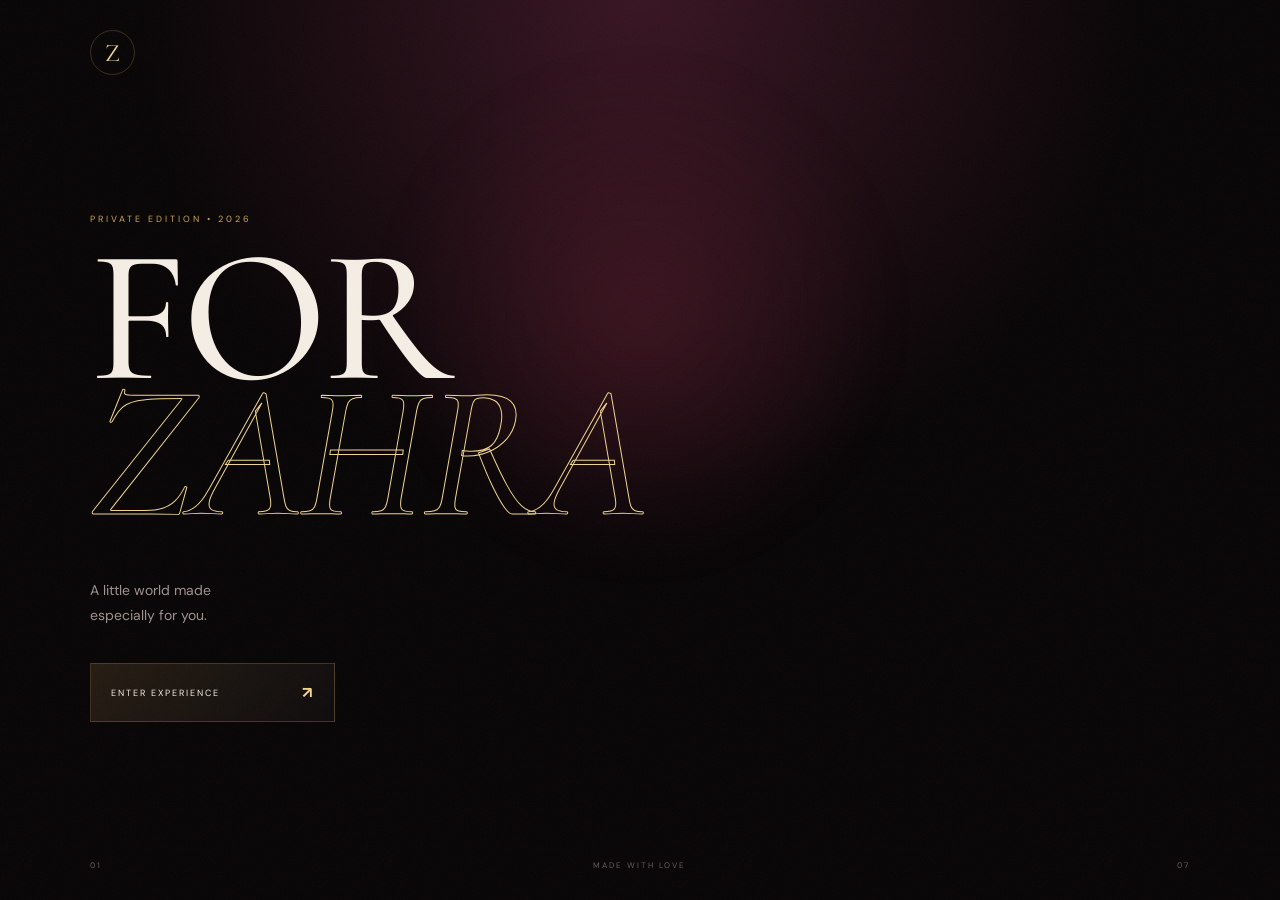
<file: index.html>
<!DOCTYPE html>
<html lang="en">
<head>
<meta charset="UTF-8">
<meta name="viewport" content="width=device-width, initial-scale=1.0">
<meta name="theme-color" content="#080506">
<title>ZAHRA — Private Edition</title>
<link rel="stylesheet" href="style.css">
</head>

<body>

<div class="noise"></div>

<main class="entry-screen">

    <div class="entry-logo">Z</div>

    <div class="entry-content">

        <span class="micro">PRIVATE EDITION • 2026</span>

        <h1>
            FOR<br>
            <em>ZAHRA</em>
        </h1>

        <p>
            A little world made<br>
            especially for you.
        </p>

        <a href="birthday.html" class="main-button">
            <span>ENTER EXPERIENCE</span>
            <b>↗</b>
        </a>

    </div>

    <div class="entry-bottom">
        <span>01</span>
        <span>MADE WITH LOVE</span>
        <span>07</span>
    </div>

</main>

<script src="script.js"></script>
</body>
</html>
</file>
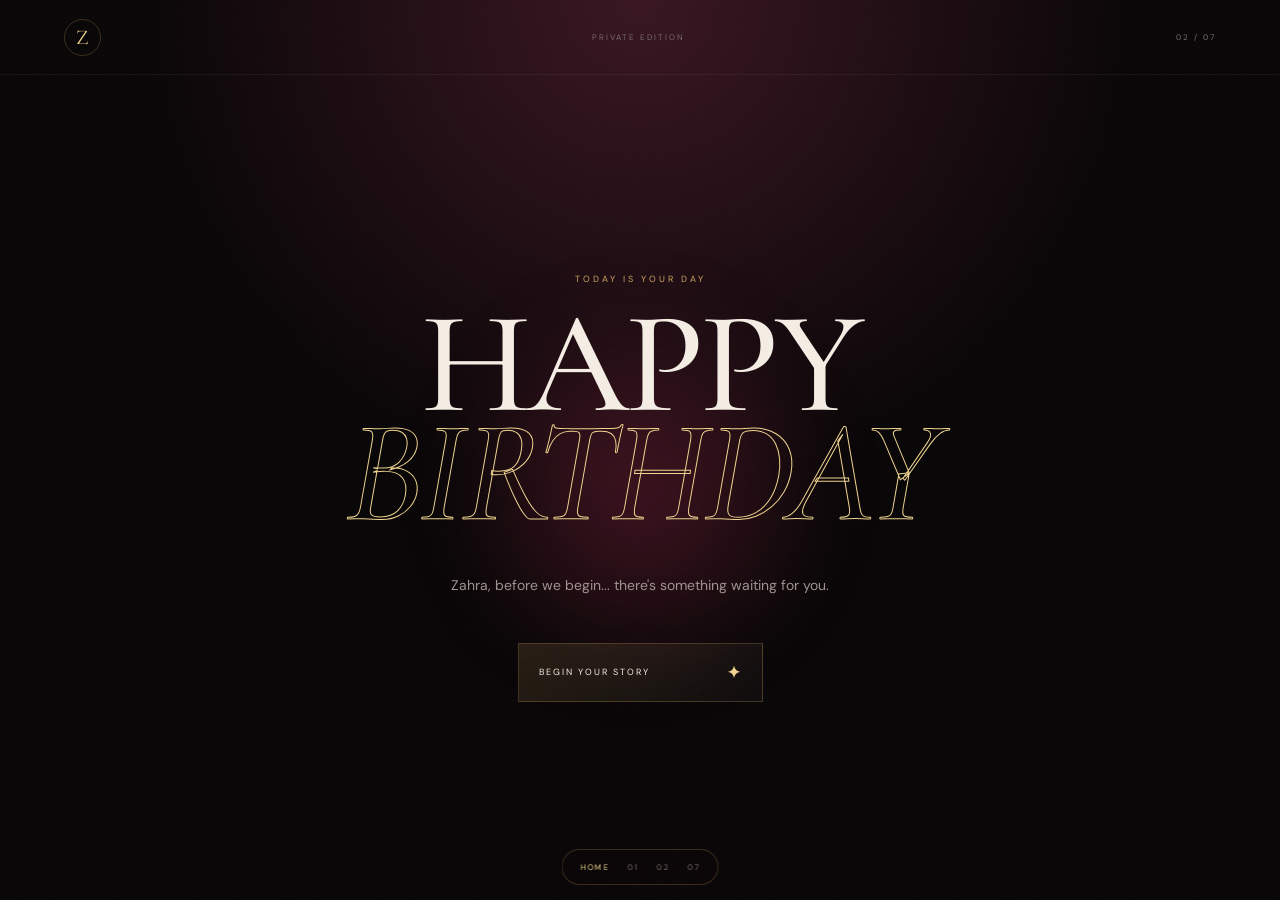
<file: birthday.html>
<!DOCTYPE html>
<html lang="en">
<head>
<meta charset="UTF-8">
<meta name="viewport" content="width=device-width, initial-scale=1.0">
<meta name="theme-color" content="#080506">
<title>Zahra — Your Day</title>
<link rel="stylesheet" href="style.css">
</head>

<body>

<div class="noise"></div>

<header class="topbar">

    <a href="index.html" class="mini-logo">Z</a>

    <span class="edition">PRIVATE EDITION</span>

    <span class="page-number">02 / 07</span>

</header>


<main class="interactive-screen">

    <div class="interactive-glow"></div>

    <div class="interaction-content">

        <span class="micro">TODAY IS YOUR DAY</span>

        <h1>
            HAPPY<br>
            <em>BIRTHDAY</em>
        </h1>

        <p>
            Zahra, before we begin...
            there's something waiting for you.
        </p>

        <button
            class="main-button"
            id="beginBtn"
            type="button"
        >
            <span>BEGIN YOUR STORY</span>
            <b>✦</b>
        </button>

    </div>

</main>


<div class="bottom-dock">

    <span class="dock-active">HOME</span>
    <span>01</span>
    <span>02</span>
    <span>07</span>

</div>


<script src="script.js"></script>
</body>
</html>
</file>
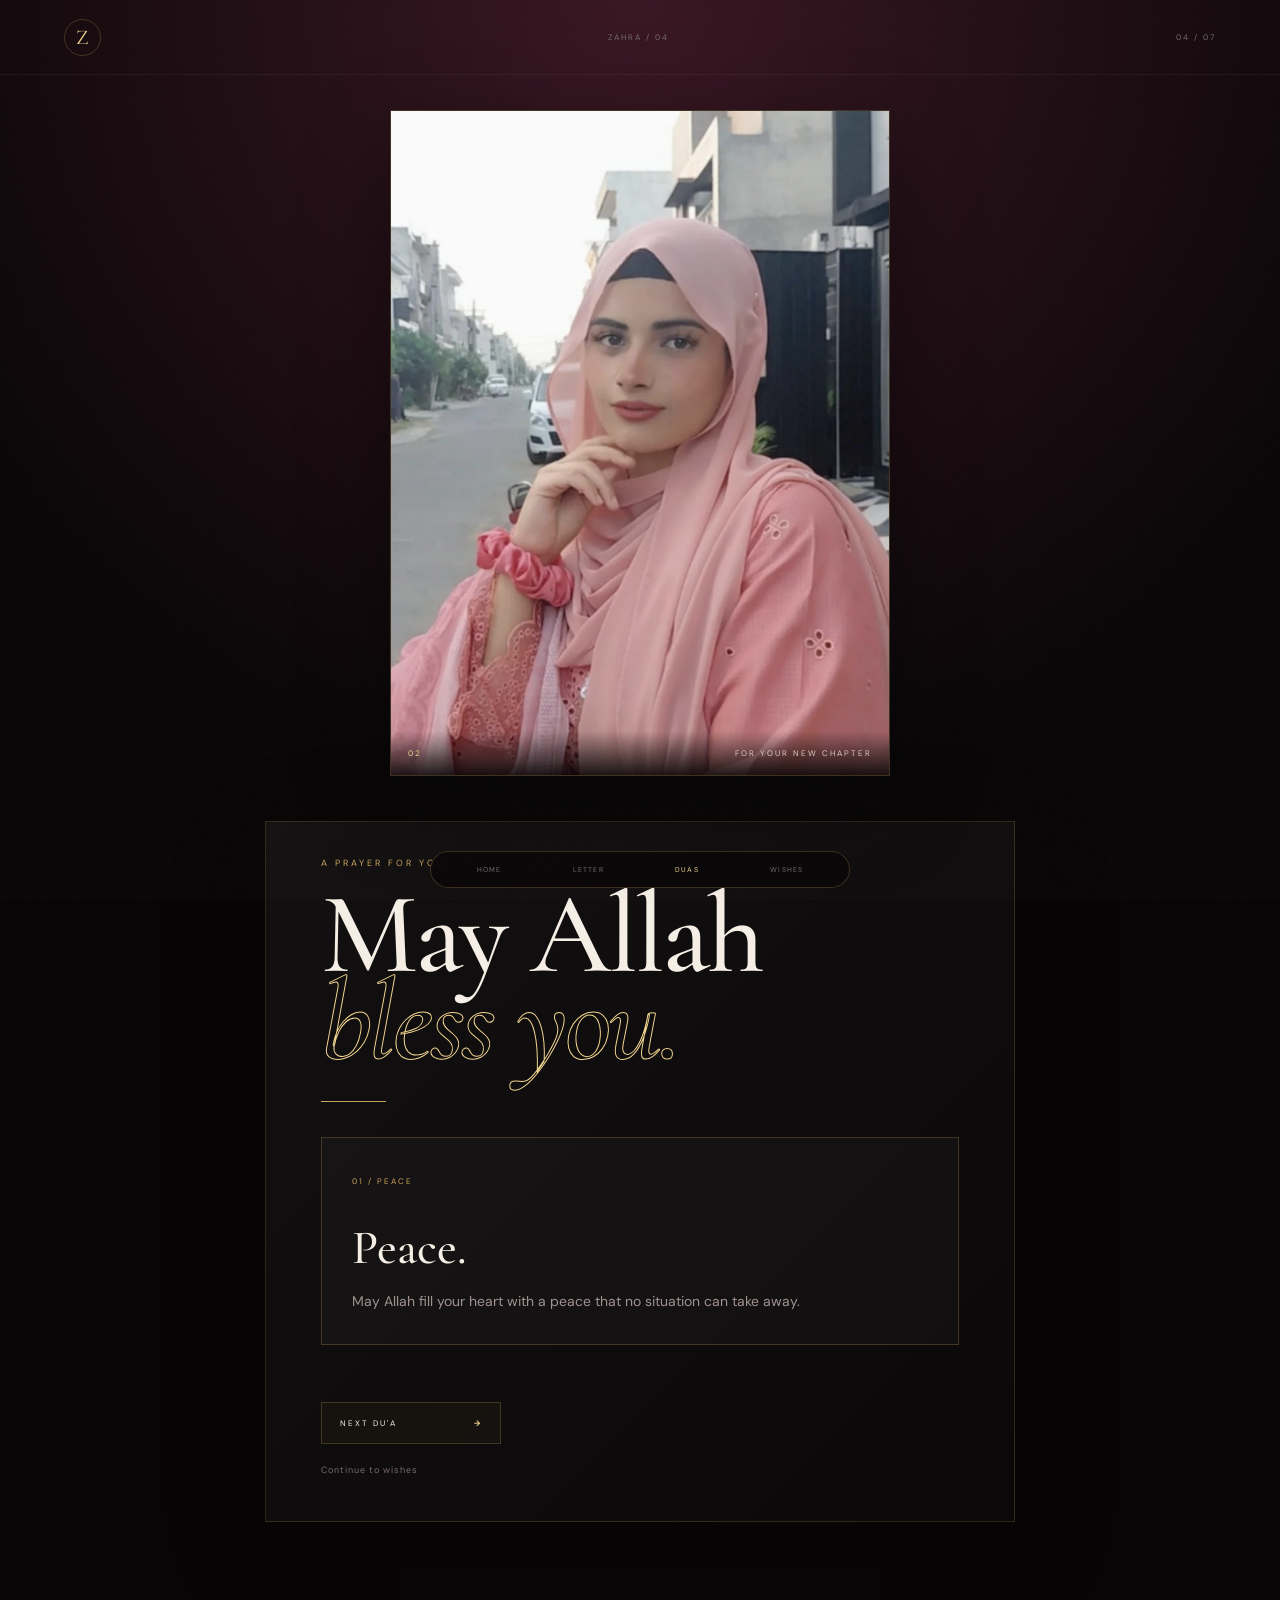
<file: duas.html>
<!DOCTYPE html>
<html lang="en">
<head>
<meta charset="UTF-8">
<meta name="viewport" content="width=device-width, initial-scale=1.0">
<meta name="theme-color" content="#080506">
<title>Zahra — Duas</title>
<link rel="stylesheet" href="style.css">
</head>

<body>

<div class="noise"></div>

<header class="topbar">

    <a href="index.html" class="mini-logo">Z</a>

    <span class="edition">ZAHRA / 04</span>

    <span class="page-number">04 / 07</span>

</header>


<main class="app-page">

    <section class="photo-hero">

        <img
            src="assets/zahra-2.jpg"
            alt="Zahra"
            class="hero-photo"
        >

        <div class="photo-label">
            <span>02</span>
            <span>FOR YOUR NEW CHAPTER</span>
        </div>

    </section>


    <section class="content-card">

        <span class="micro">A PRAYER FOR YOU</span>

        <h1>
            May Allah<br>
            <em>bless you.</em>
        </h1>

        <div class="gold-line"></div>


        <div class="dua-slider">

            <article class="dua-card active-dua">

                <span>01 / PEACE</span>

                <h2>Peace.</h2>

                <p>
                    May Allah fill your heart with a peace
                    that no situation can take away.
                </p>

            </article>


            <article class="dua-card">

                <span>02 / PROTECTION</span>

                <h2>Protection.</h2>

                <p>
                    May Allah protect you from every visible
                    and invisible harm.
                </p>

            </article>


            <article class="dua-card">

                <span>03 / RIZQ</span>

                <h2>Rizq.</h2>

                <p>
                    May Allah bless your rizq and place
                    barakah in everything you receive.
                </p>

            </article>


            <article class="dua-card">

                <span>04 / SUCCESS</span>

                <h2>Success.</h2>

                <p>
                    May every sincere effort you make
                    become a doorway to something better.
                </p>

            </article>


            <article class="dua-card">

                <span>05 / DREAMS</span>

                <h2>Dreams.</h2>

                <p>
                    May the dreams you carry quietly
                    become beautiful realities.
                </p>

            </article>

        </div>


        <button
            class="next-button"
            id="nextDua"
            type="button"
        >
            <span>NEXT DU'A</span>
            <b>→</b>
        </button>

        <a href="wishes.html" class="skip-link">
            Continue to wishes
        </a>

    </section>

</main>


<nav class="mobile-dock">

    <a href="birthday.html">HOME</a>
    <a href="letter.html">LETTER</a>
    <a class="active" href="duas.html">DUAS</a>
    <a href="wishes.html">WISHES</a>

</nav>

<script src="script.js"></script>
</body>
</html>
</file>
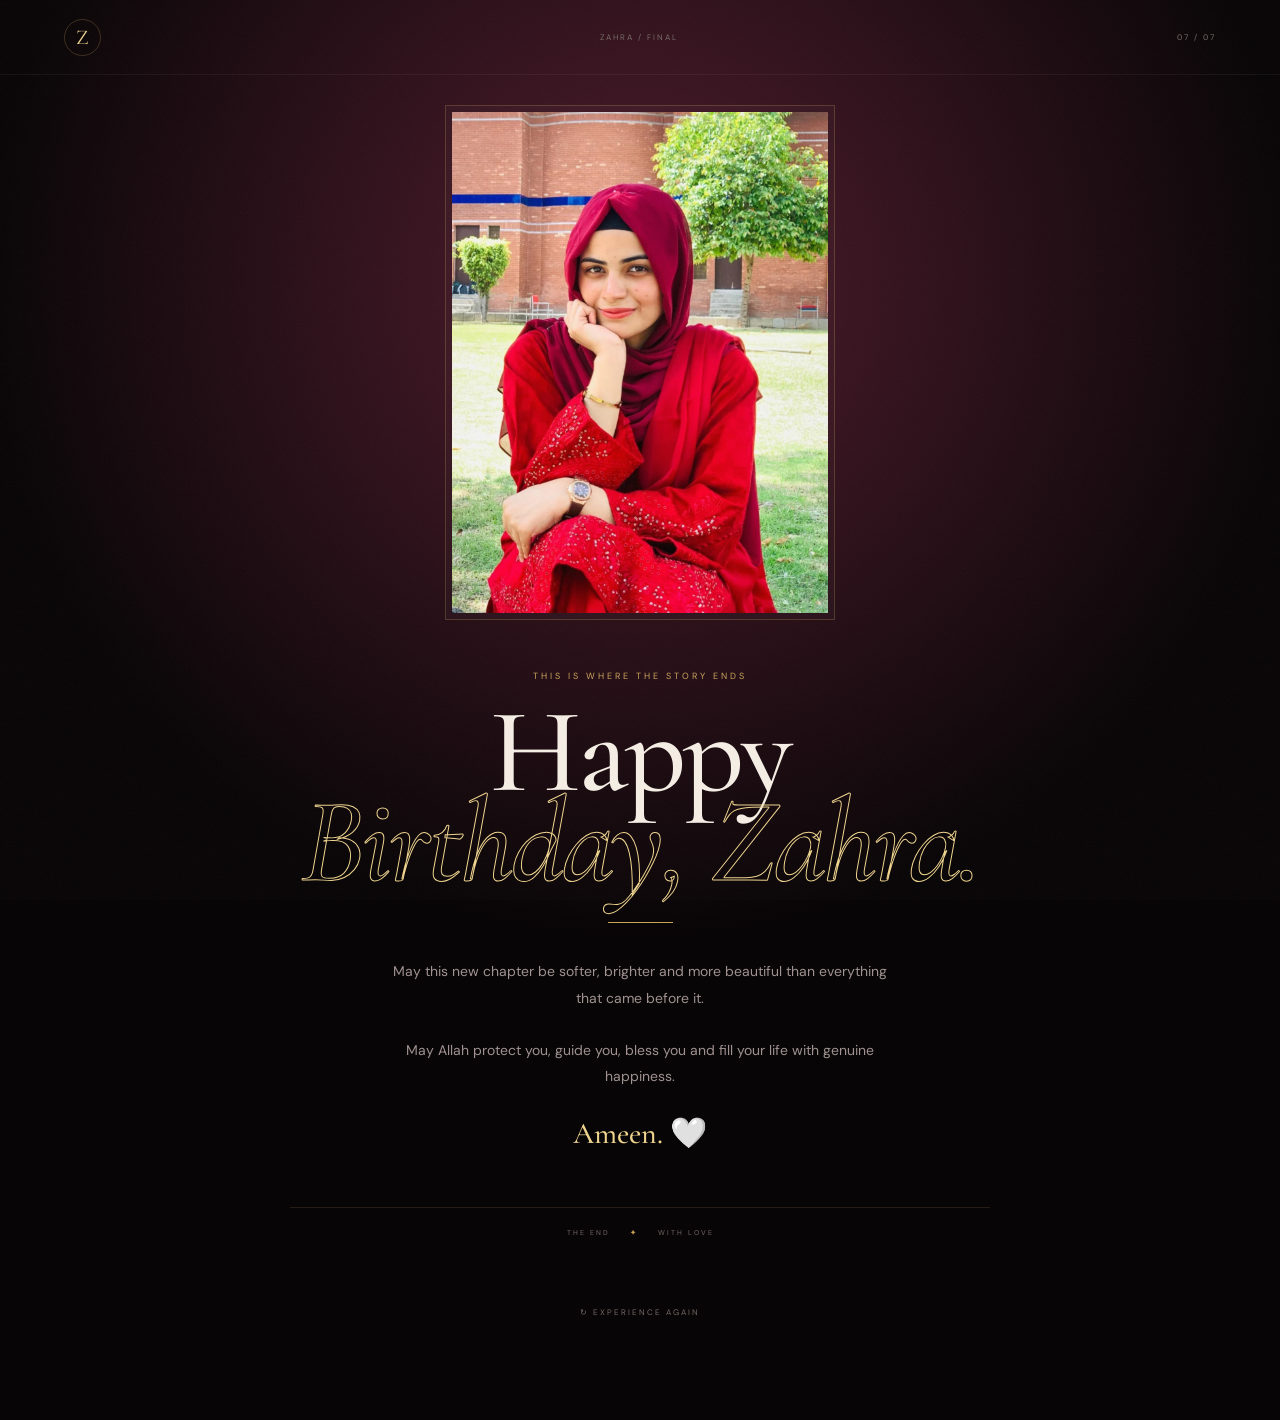
<file: finale.html>
<!DOCTYPE html>
<html lang="en">
<head>
<meta charset="UTF-8">
<meta name="viewport" content="width=device-width, initial-scale=1.0">
<meta name="theme-color" content="#080506">
<title>Zahra — Happy Birthday</title>
<link rel="stylesheet" href="style.css">
</head>

<body class="finale-body">

<div class="noise"></div>

<header class="topbar">

    <a href="index.html" class="mini-logo">Z</a>

    <span class="edition">ZAHRA / FINAL</span>

    <span class="page-number">07 / 07</span>

</header>


<main class="finale-screen">

    <div class="final-photo-wrap">

        <img
            src="assets/zahra-5.jpg"
            alt="Zahra"
            class="final-photo"
        >

    </div>


    <section class="final-content">

        <span class="micro">
            THIS IS WHERE THE STORY ENDS
        </span>

        <h1>
            Happy<br>
            <em>Birthday, Zahra.</em>
        </h1>

        <div class="gold-line"></div>

        <p>
            May this new chapter be softer,
            brighter and more beautiful than
            everything that came before it.
        </p>

        <p>
            May Allah protect you,
            guide you, bless you and fill
            your life with genuine happiness.
        </p>

        <strong>
            Ameen. 🤍
        </strong>

        <div class="final-signature">
            <span>THE END</span>
            <b>✦</b>
            <span>WITH LOVE</span>
        </div>

    </section>


    <button
        class="restart-button"
        onclick="window.location.href='index.html'"
    >
        ↻ EXPERIENCE AGAIN
    </button>

</main>


<script src="script.js"></script>
</body>
</html>
</file>
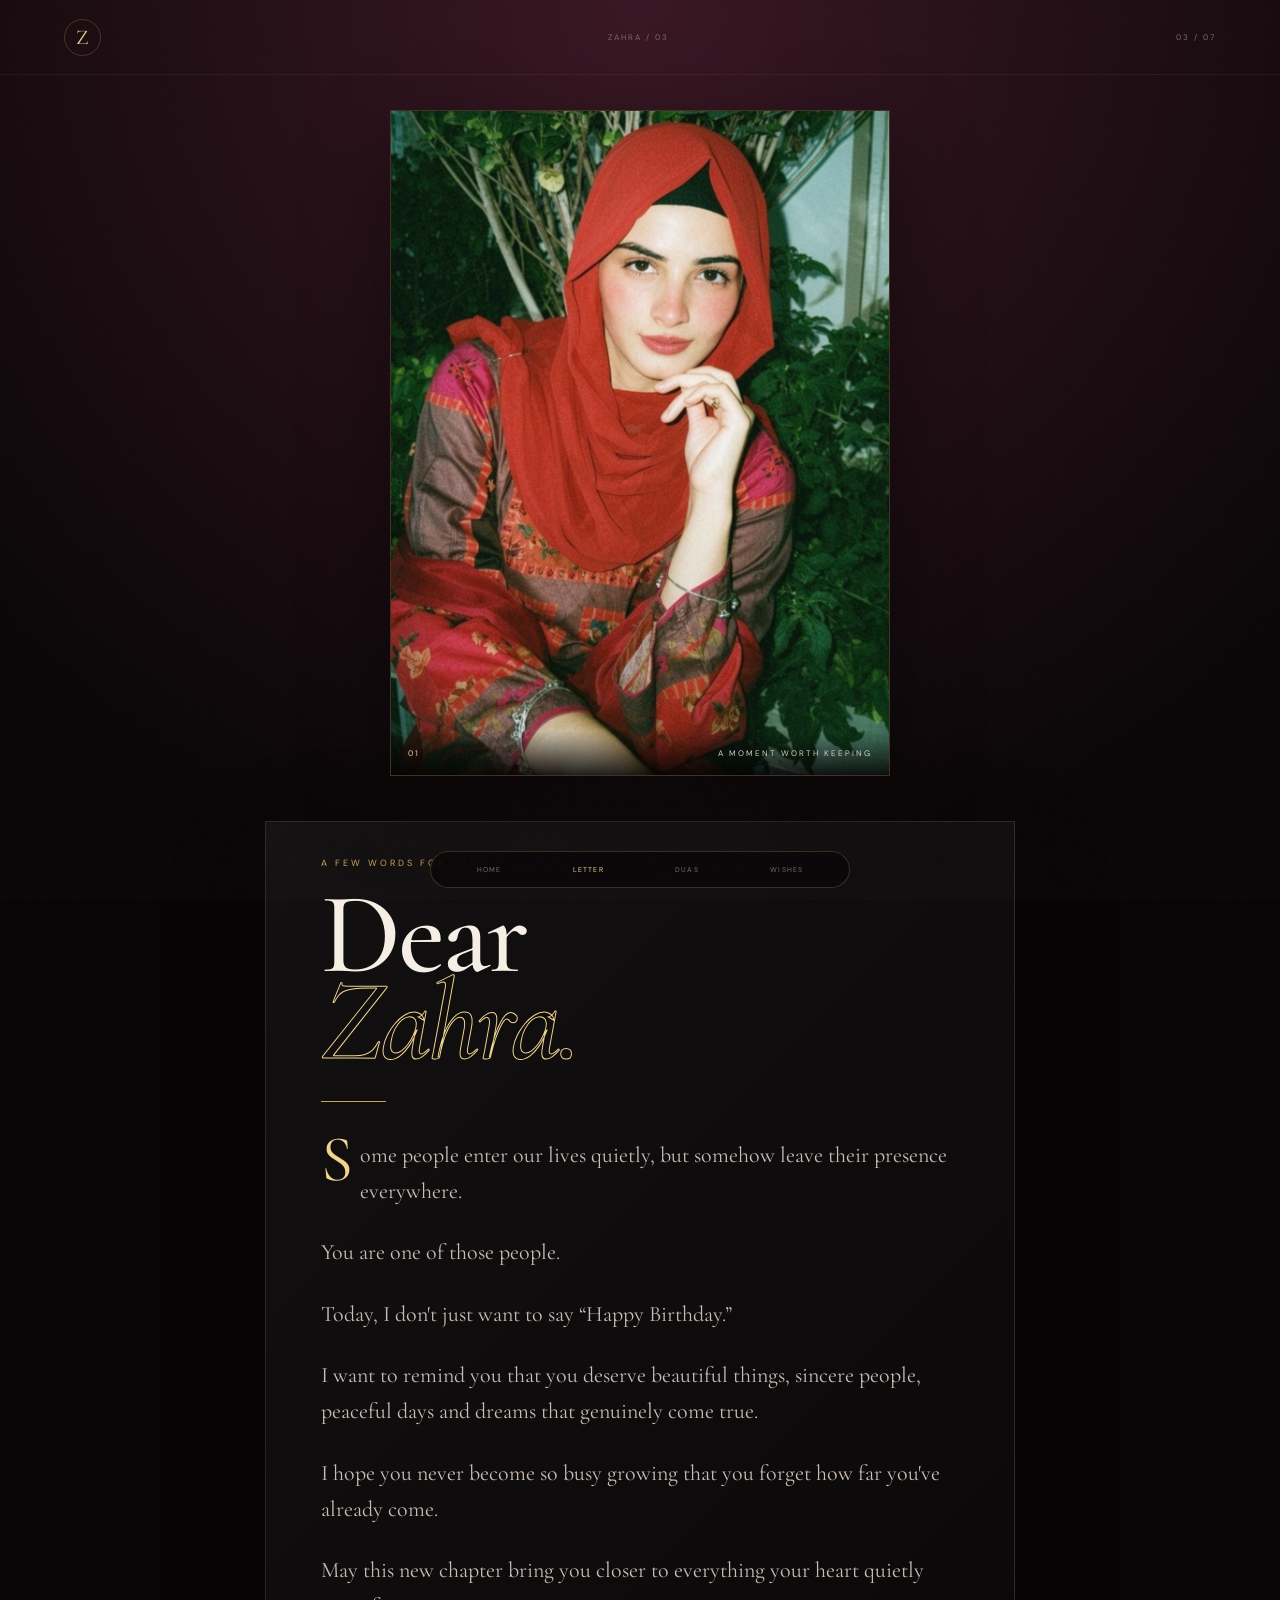
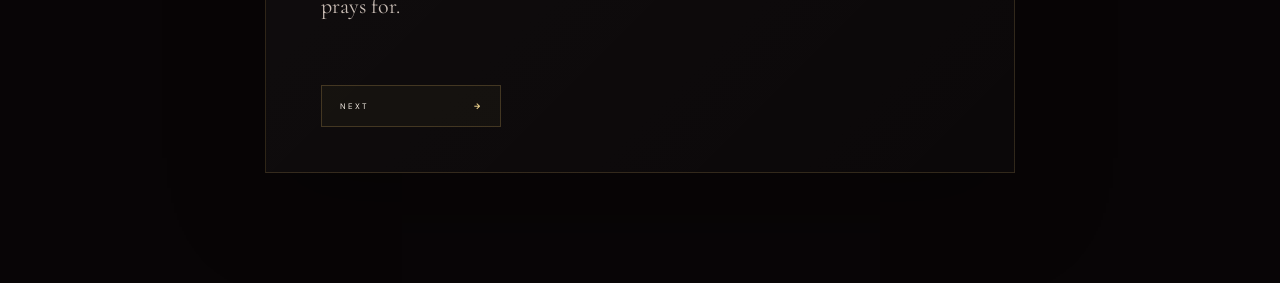
<file: letter.html>
<!DOCTYPE html>
<html lang="en">
<head>
<meta charset="UTF-8">
<meta name="viewport" content="width=device-width, initial-scale=1.0">
<meta name="theme-color" content="#080506">
<title>Zahra — A Letter</title>
<link rel="stylesheet" href="style.css">
</head>

<body>

<div class="noise"></div>

<header class="topbar">

    <a href="index.html" class="mini-logo">Z</a>

    <span class="edition">ZAHRA / 03</span>

    <span class="page-number">03 / 07</span>

</header>


<main class="app-page">

    <section class="photo-hero">

        <img
            src="assets/zahra-1.jpg"
            alt="Zahra"
            class="hero-photo"
        >

        <div class="photo-label">
            <span>01</span>
            <span>A MOMENT WORTH KEEPING</span>
        </div>

    </section>


    <section class="content-card">

        <span class="micro">A FEW WORDS FOR YOU</span>

        <h1>
            Dear<br>
            <em>Zahra.</em>
        </h1>

        <div class="gold-line"></div>

        <div class="letter-text">

            <p>
                Some people enter our lives quietly,
                but somehow leave their presence everywhere.
            </p>

            <p>
                You are one of those people.
            </p>

            <p>
                Today, I don't just want to say
                “Happy Birthday.”
            </p>

            <p>
                I want to remind you that you deserve
                beautiful things, sincere people,
                peaceful days and dreams that genuinely
                come true.
            </p>

            <p>
                I hope you never become so busy growing
                that you forget how far you've already come.
            </p>

            <p>
                May this new chapter bring you closer
                to everything your heart quietly prays for.
            </p>

        </div>

        <a href="duas.html" class="next-button">
            <span>NEXT</span>
            <b>→</b>
        </a>

    </section>

</main>


<nav class="mobile-dock">

    <a href="birthday.html">HOME</a>
    <a class="active" href="letter.html">LETTER</a>
    <a href="duas.html">DUAS</a>
    <a href="wishes.html">WISHES</a>

</nav>

<script src="script.js"></script>
</body>
</html>
</file>
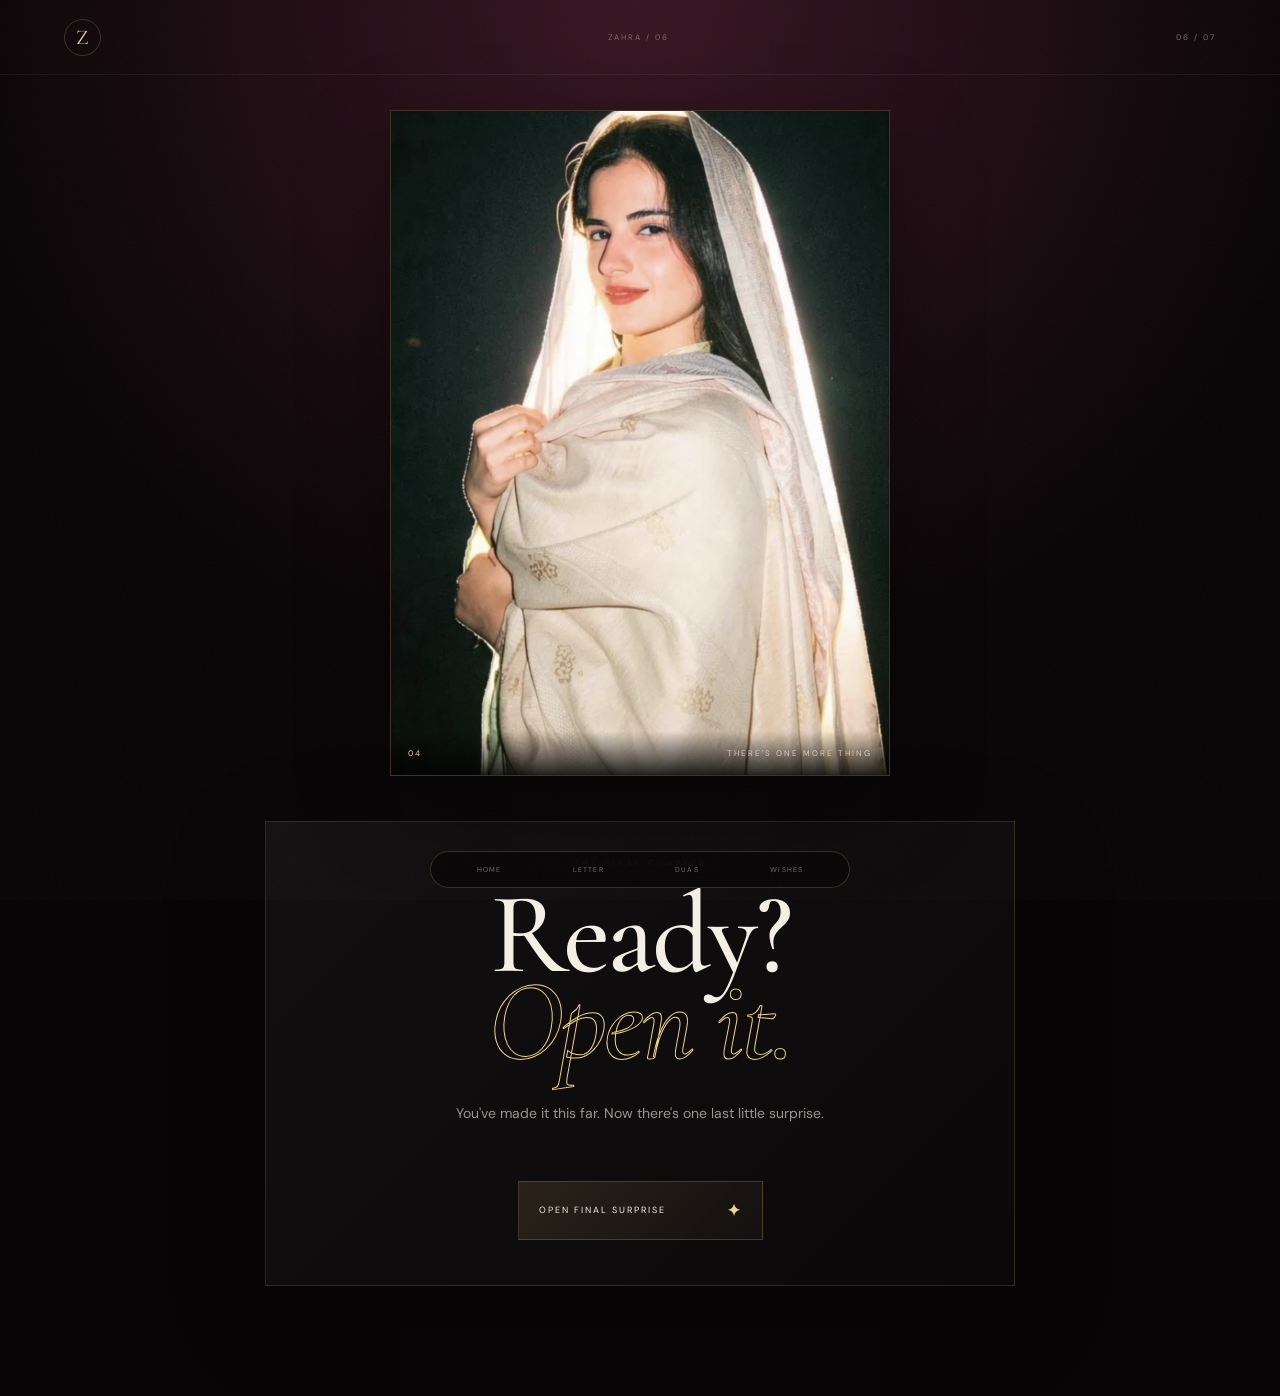
<file: surprise.html>
<!DOCTYPE html>
<html lang="en">
<head>
<meta charset="UTF-8">
<meta name="viewport" content="width=device-width, initial-scale=1.0">
<meta name="theme-color" content="#080506">
<title>Zahra — Final Surprise</title>
<link rel="stylesheet" href="style.css">
</head>

<body>

<div class="noise"></div>

<header class="topbar">

    <a href="index.html" class="mini-logo">Z</a>

    <span class="edition">ZAHRA / 06</span>

    <span class="page-number">06 / 07</span>

</header>


<main class="app-page final-page">

    <section class="photo-hero">

        <img
            src="assets/zahra-4.jpg"
            alt="Zahra"
            class="hero-photo"
        >

        <div class="photo-label">
            <span>04</span>
            <span>THERE'S ONE MORE THING</span>
        </div>

    </section>


    <section class="content-card center-card">

        <span class="micro">THE FINAL CHAPTER</span>

        <h1>
            Ready?
            <br>
            <em>Open it.</em>
        </h1>

        <p class="soft-text">
            You've made it this far.
            Now there's one last little surprise.
        </p>


        <button
            class="main-button"
            id="surpriseBtn"
            type="button"
        >
            <span>OPEN FINAL SURPRISE</span>
            <b>✦</b>
        </button>


        <div
            class="final-reveal"
            id="finalReveal"
        >

            <div class="reveal-symbol">Z</div>

            <p>
                Some people deserve
                more than a birthday wish.
            </p>

            <h2>
                They deserve to know
                how special they are.
            </h2>

            <span>
                And you do.
            </span>

        </div>


        <a href="finale.html" class="next-button final-next">
            <span>ONE LAST PAGE</span>
            <b>→</b>
        </a>

    </section>

</main>


<nav class="mobile-dock">

    <a href="birthday.html">HOME</a>
    <a href="letter.html">LETTER</a>
    <a href="duas.html">DUAS</a>
    <a href="wishes.html">WISHES</a>

</nav>

<script src="script.js"></script>
</body>
</html>
</file>
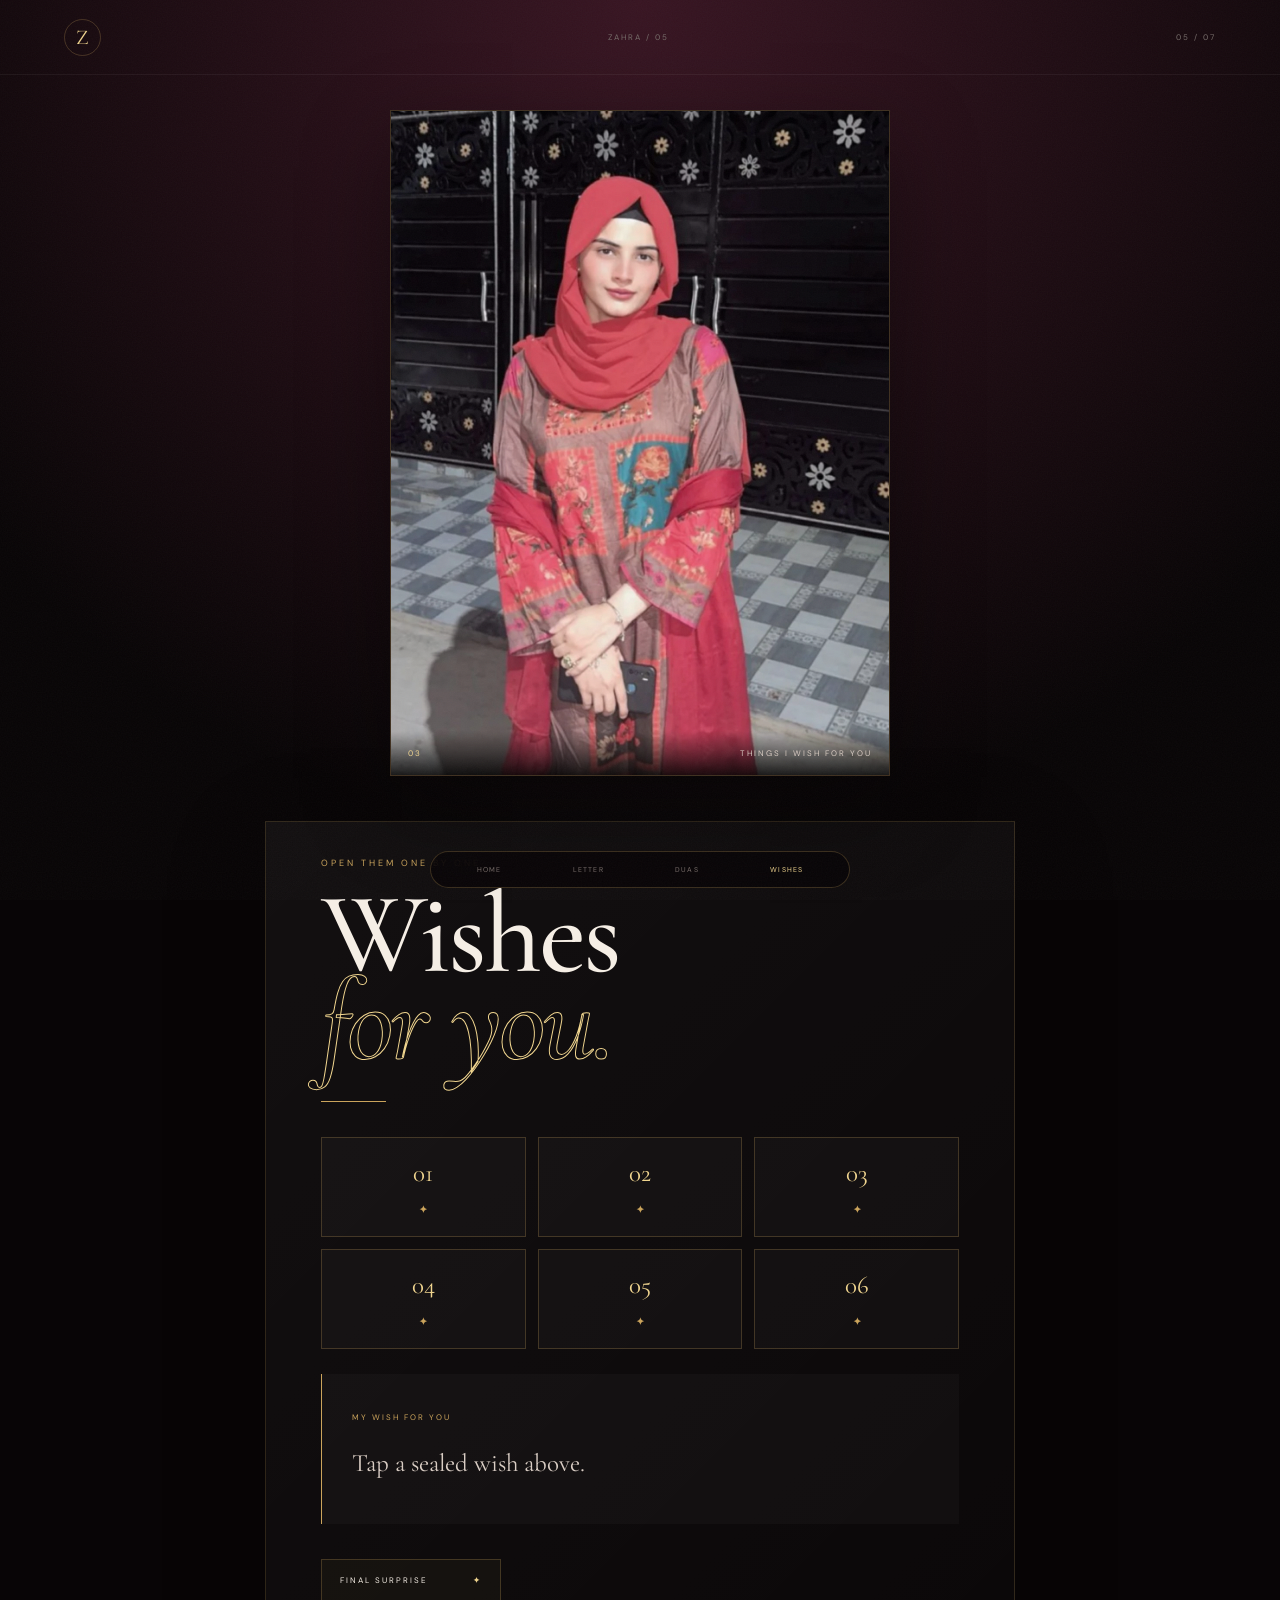
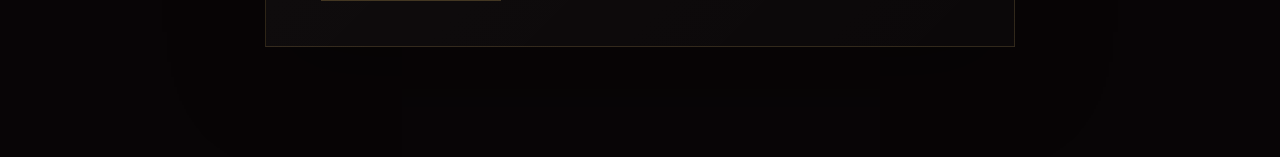
<file: wishes.html>
<!DOCTYPE html>
<html lang="en">
<head>
<meta charset="UTF-8">
<meta name="viewport" content="width=device-width, initial-scale=1.0">
<meta name="theme-color" content="#080506">
<title>Zahra — Wishes</title>
<link rel="stylesheet" href="style.css">
</head>

<body>

<div class="noise"></div>

<header class="topbar">

    <a href="index.html" class="mini-logo">Z</a>

    <span class="edition">ZAHRA / 05</span>

    <span class="page-number">05 / 07</span>

</header>


<main class="app-page">

    <section class="photo-hero">

        <img
            src="assets/zahra-3.jpg"
            alt="Zahra"
            class="hero-photo"
        >

        <div class="photo-label">
            <span>03</span>
            <span>THINGS I WISH FOR YOU</span>
        </div>

    </section>


    <section class="content-card">

        <span class="micro">OPEN THEM ONE BY ONE</span>

        <h1>
            Wishes<br>
            <em>for you.</em>
        </h1>

        <div class="gold-line"></div>


        <div class="wish-boxes">

            <button class="wish-box">
                <span>01</span>
                <b>✦</b>
            </button>

            <button class="wish-box">
                <span>02</span>
                <b>✦</b>
            </button>

            <button class="wish-box">
                <span>03</span>
                <b>✦</b>
            </button>

            <button class="wish-box">
                <span>04</span>
                <b>✦</b>
            </button>

            <button class="wish-box">
                <span>05</span>
                <b>✦</b>
            </button>

            <button class="wish-box">
                <span>06</span>
                <b>✦</b>
            </button>

        </div>


        <div class="wish-message" id="wishMessage">

            <span>MY WISH FOR YOU</span>

            <p id="wishText">
                Tap a sealed wish above.
            </p>

        </div>


        <a href="surprise.html" class="next-button">
            <span>FINAL SURPRISE</span>
            <b>✦</b>
        </a>

    </section>

</main>


<nav class="mobile-dock">

    <a href="birthday.html">HOME</a>
    <a href="letter.html">LETTER</a>
    <a href="duas.html">DUAS</a>
    <a class="active" href="wishes.html">WISHES</a>

</nav>

<script src="script.js"></script>
</body>
</html>
</file>
<file: style.css>
@import url('https://fonts.googleapis.com/css2?family=Cormorant+Garamond:wght@400;500;600;700&family=DM+Sans:wght@300;400;500;600&display=swap');

:root {
    --black: #080506;
    --black2: #10090c;
    --wine: #2d111b;
    --wine2: #4a1928;
    --gold: #cba45c;
    --gold-light: #f0d58f;
    --cream: #f5eee5;
    --muted: #9f9290;
    --line: rgba(203,164,92,.25);
    --glass: rgba(255,255,255,.045);
}

* {
    box-sizing: border-box;
    margin: 0;
    padding: 0;
}

html {
    scroll-behavior: smooth;
}

body {
    min-height: 100vh;
    background:
        radial-gradient(
            circle at 50% 0%,
            #381522 0%,
            transparent 45%
        ),
        var(--black);

    color: var(--cream);
    font-family: "DM Sans", sans-serif;
    overflow-x: hidden;
}

a {
    color: inherit;
    text-decoration: none;
}

button {
    font-family: inherit;
}

.noise {
    position: fixed;
    inset: 0;
    pointer-events: none;
    z-index: 100;
    opacity: .035;

    background-image:
        url("data:image/svg+xml,%3Csvg xmlns='http://www.w3.org/2000/svg' width='180' height='180'%3E%3Cfilter id='n'%3E%3CfeTurbulence type='fractalNoise' baseFrequency='.8' numOctaves='4'/%3E%3C/filter%3E%3Crect width='100%25' height='100%25' filter='url(%23n)'/%3E%3C/svg%3E");
}


/* =========================
   TYPOGRAPHY
========================= */

.micro {
    display: block;
    color: var(--gold);
    font-size: 9px;
    letter-spacing: 3px;
    text-transform: uppercase;
}

h1,
h2 {
    font-family: "Cormorant Garamond", serif;
    font-weight: 500;
}

em {
    color: transparent;
    -webkit-text-stroke: 1px var(--gold-light);
    font-style: italic;
}


/* =========================
   ENTRY
========================= */

.entry-screen {
    min-height: 100vh;
    padding: 30px 7vw;

    display: flex;
    flex-direction: column;
    justify-content: space-between;

    position: relative;
    overflow: hidden;
}

.entry-screen::before {
    content: "";
    position: absolute;
    width: 500px;
    height: 500px;

    left: 50%;
    top: 35%;

    transform: translate(-50%,-50%);

    border-radius: 50%;

    background:
        radial-gradient(
            circle,
            rgba(99,31,49,.45),
            transparent 70%
        );

    filter: blur(20px);
}

.entry-logo {
    width: 45px;
    height: 45px;

    border: 1px solid var(--line);
    border-radius: 50%;

    display: grid;
    place-items: center;

    color: var(--gold-light);

    font-family: "Cormorant Garamond", serif;
    font-size: 25px;
}

.entry-content {
    position: relative;
    z-index: 2;
}

.entry-content h1 {
    margin-top: 25px;

    font-size: clamp(80px, 20vw, 190px);
    line-height: .72;
    letter-spacing: -5px;
}

.entry-content p {
    color: var(--muted);
    line-height: 1.8;
    font-size: 14px;

    margin: 55px 0 35px;
}

.main-button {
    border: 1px solid var(--line);

    background:
        linear-gradient(
            135deg,
            rgba(203,164,92,.15),
            rgba(255,255,255,.025)
        );

    color: var(--cream);

    min-width: 245px;

    padding: 18px 20px;

    display: inline-flex;
    align-items: center;
    justify-content: space-between;

    gap: 25px;

    font-size: 9px;
    letter-spacing: 2px;
    text-transform: uppercase;

    cursor: pointer;

    transition: .35s ease;
}

.main-button b {
    color: var(--gold-light);
    font-size: 16px;
}

.main-button:hover {
    background: var(--gold);
    color: var(--black);
    transform: translateY(-3px);
}

.main-button:hover b {
    color: var(--black);
}

.entry-bottom {
    position: relative;
    z-index: 2;

    display: flex;
    justify-content: space-between;

    color: #665c5b;

    font-size: 8px;
    letter-spacing: 2px;
}


/* =========================
   TOP BAR
========================= */

.topbar {
    height: 75px;

    padding: 16px 5%;

    display: flex;
    align-items: center;
    justify-content: space-between;

    position: relative;
    z-index: 10;

    border-bottom: 1px solid rgba(255,255,255,.05);
}

.mini-logo {
    width: 37px;
    height: 37px;

    display: grid;
    place-items: center;

    border: 1px solid var(--line);
    border-radius: 50%;

    font-family: "Cormorant Garamond", serif;
    color: var(--gold-light);
    font-size: 21px;
}

.edition,
.page-number {
    color: #766c69;

    font-size: 8px;
    letter-spacing: 2px;
    text-transform: uppercase;
}


/* =========================
   SECOND PAGE
========================= */

.interactive-screen {
    min-height: calc(100vh - 75px);

    display: flex;
    align-items: center;
    justify-content: center;

    position: relative;

    padding: 50px 7%;
}

.interactive-glow {
    position: absolute;

    width: 400px;
    height: 400px;

    border-radius: 50%;

    background:
        radial-gradient(
            circle,
            rgba(101,28,49,.6),
            transparent 70%
        );

    filter: blur(30px);
}

.interaction-content {
    position: relative;
    z-index: 2;

    text-align: center;

    max-width: 700px;
}

.interaction-content h1 {
    margin: 25px 0;

    font-size: clamp(75px, 16vw, 145px);
    line-height: .75;
    letter-spacing: -4px;
}

.interaction-content p {
    color: var(--muted);
    font-size: 14px;
    line-height: 1.8;

    max-width: 400px;
    margin: 45px auto;
}

.interaction-content .main-button {
    margin: auto;
}

.bottom-dock {
    position: fixed;

    bottom: 15px;
    left: 50%;

    transform: translateX(-50%);

    z-index: 20;

    padding: 12px 18px;

    display: flex;
    gap: 18px;

    border: 1px solid var(--line);
    background: rgba(10,5,7,.85);

    backdrop-filter: blur(15px);

    border-radius: 50px;

    color: #756c69;

    font-size: 8px;
    letter-spacing: 1.5px;
}

.dock-active {
    color: var(--gold-light);
}


/* =========================
   APP PAGES
========================= */

.app-page {
    width: min(1100px, 92%);
    margin: auto;

    padding: 35px 0 110px;
}

.photo-hero {
    position: relative;

    width: min(500px, 100%);
    margin: 0 auto 45px;

    overflow: hidden;

    border: 1px solid var(--line);

    background: var(--black2);

    box-shadow:
        0 30px 80px rgba(0,0,0,.45);
}

.hero-photo {
    width: 100%;

    aspect-ratio: 3 / 4;

    display: block;

    object-fit: cover;

    filter: saturate(.85);

    transition: transform 1s ease;
}

.photo-hero:hover .hero-photo {
    transform: scale(1.035);
}

.photo-label {
    position: absolute;

    bottom: 0;
    left: 0;
    right: 0;

    padding: 17px;

    display: flex;
    justify-content: space-between;

    background:
        linear-gradient(
            transparent,
            rgba(0,0,0,.85)
        );

    color: #d8cbc2;

    font-size: 8px;
    letter-spacing: 2px;
}

.photo-label span:first-child {
    color: var(--gold-light);
}

.content-card {
    width: min(750px, 100%);
    margin: auto;

    padding: 35px 5% 45px;

    border: 1px solid rgba(203,164,92,.18);

    background:
        linear-gradient(
            135deg,
            rgba(255,255,255,.045),
            rgba(255,255,255,.012)
        );

    box-shadow:
        0 30px 90px rgba(0,0,0,.25);
}

.content-card h1 {
    margin-top: 22px;

    font-size: clamp(65px, 13vw, 115px);
    line-height: .76;
    letter-spacing: -3px;
}

.gold-line {
    width: 65px;
    height: 1px;

    background: var(--gold);

    margin: 35px 0;
}


/* =========================
   LETTER
========================= */

.letter-text p {
    color: #c9bdb5;

    font-family: "Cormorant Garamond", serif;

    font-size: 22px;
    line-height: 1.65;

    margin-bottom: 25px;
}

.letter-text p:first-child::first-letter {
    color: var(--gold-light);
    font-size: 65px;
    float: left;
    line-height: .7;
    padding-right: 7px;
}


/* =========================
   DUA
========================= */

.dua-slider {
    position: relative;

    min-height: 230px;
}

.dua-card {
    display: none;

    padding: 30px;

    border: 1px solid var(--line);

    background:
        rgba(255,255,255,.025);

    animation: cardIn .5s ease;
}

.dua-card.active-dua {
    display: block;
}

.dua-card span {
    color: var(--gold);

    font-size: 8px;
    letter-spacing: 2px;
}

.dua-card h2 {
    margin: 30px 0 12px;

    font-size: 48px;
}

.dua-card p {
    color: var(--muted);

    line-height: 1.8;
    font-size: 14px;
}

@keyframes cardIn {
    from {
        opacity: 0;
        transform: translateY(15px);
    }

    to {
        opacity: 1;
        transform: translateY(0);
    }
}


/* =========================
   BUTTONS
========================= */

.next-button {
    margin-top: 35px;

    min-width: 180px;

    display: inline-flex;

    justify-content: space-between;
    align-items: center;

    gap: 25px;

    padding: 15px 18px;

    border: 1px solid var(--line);

    color: var(--cream);

    font-size: 8px;
    letter-spacing: 2px;

    text-transform: uppercase;

    background: rgba(203,164,92,.04);

    cursor: pointer;

    transition: .3s ease;
}

.next-button b {
    color: var(--gold-light);
}

.next-button:hover {
    background: var(--gold);
    color: var(--black);
}

.next-button:hover b {
    color: var(--black);
}

.skip-link {
    display: block;

    margin-top: 20px;

    color: #776b67;

    font-size: 9px;
    letter-spacing: 1px;
}


/* =========================
   WISHES
========================= */

.wish-boxes {
    display: grid;

    grid-template-columns:
        repeat(3, 1fr);

    gap: 12px;
}

.wish-box {
    min-height: 100px;

    border: 1px solid var(--line);

    background: rgba(255,255,255,.025);

    color: var(--cream);

    cursor: pointer;

    display: flex;

    flex-direction: column;

    align-items: center;

    justify-content: center;

    gap: 15px;

    transition: .3s ease;
}

.wish-box span {
    color: var(--gold-light);

    font-family: "Cormorant Garamond", serif;

    font-size: 25px;
}

.wish-box b {
    color: var(--gold);

    font-size: 10px;
}

.wish-box:hover,
.wish-box.selected {
    background: rgba(203,164,92,.12);
    border-color: var(--gold);
    transform: translateY(-3px);
}

.wish-message {
    margin-top: 25px;

    min-height: 150px;

    padding: 30px;

    border-left: 1px solid var(--gold);

    background: rgba(255,255,255,.025);
}

.wish-message span {
    color: var(--gold);

    font-size: 8px;
    letter-spacing: 2px;
}

.wish-message p {
    margin-top: 20px;

    font-family: "Cormorant Garamond", serif;

    color: #d9cdc4;

    font-size: 25px;
    line-height: 1.45;
}


/* =========================
   FINAL SURPRISE
========================= */

.center-card {
    text-align: center;
}

.center-card .gold-line {
    margin-left: auto;
    margin-right: auto;
}

.center-card .main-button {
    margin-top: 20px;
}

.soft-text {
    color: var(--muted);
    font-size: 14px;
    line-height: 1.8;
    max-width: 430px;
    margin: 35px auto;
}

.final-reveal {
    display: none;

    margin-top: 40px;

    padding: 40px 20px;

    border-top: 1px solid var(--line);
    border-bottom: 1px solid var(--line);

    animation: cardIn .8s ease;
}

.final-reveal.show {
    display: block;
}

.reveal-symbol {
    width: 65px;
    height: 65px;

    margin: 0 auto 25px;

    display: grid;
    place-items: center;

    border: 1px solid var(--gold);

    border-radius: 50%;

    color: var(--gold-light);

    font-family: "Cormorant Garamond", serif;

    font-size: 35px;
}

.final-reveal p {
    font-family: "Cormorant Garamond", serif;

    color: #d8cbc3;

    font-size: 27px;

    line-height: 1.4;
}

.final-reveal h2 {
    margin: 20px auto;

    max-width: 500px;

    font-size: 35px;
    line-height: 1.25;
}

.final-reveal > span {
    color: var(--gold-light);
    font-size: 10px;
    letter-spacing: 2px;
}

.final-next {
    display: none;
}

.final-next.show {
    display: inline-flex;
}


/* =========================
   MOBILE NAV
========================= */

.mobile-dock {
    position: fixed;

    left: 50%;
    bottom: 12px;

    transform: translateX(-50%);

    z-index: 40;

    width: min(420px, 92%);

    padding: 13px 10px;

    display: flex;

    justify-content: space-around;

    background: rgba(9,5,7,.88);

    border: 1px solid var(--line);

    backdrop-filter: blur(18px);

    border-radius: 50px;
}

.mobile-dock a {
    color: #776c68;

    font-size: 7px;
    letter-spacing: 1.2px;
}

.mobile-dock a.active {
    color: var(--gold-light);
}


/* =========================
   FINALE
========================= */

.finale-body {
    background:
        radial-gradient(
            circle at 50% 20%,
            #501b2d,
            transparent 50%
        ),
        var(--black);
}

.finale-screen {
    width: min(900px, 92%);

    margin: auto;

    padding: 30px 0 100px;

    text-align: center;
}

.final-photo-wrap {
    width: min(390px, 90%);

    margin: auto;

    border: 1px solid var(--line);

    padding: 6px;

    background: rgba(255,255,255,.02);
}

.final-photo {
    display: block;

    width: 100%;

    aspect-ratio: 3 / 4;

    object-fit: cover;
}

.final-content {
    max-width: 700px;

    margin: 50px auto;
}

.final-content h1 {
    margin-top: 25px;

    font-size: clamp(70px, 13vw, 120px);

    line-height: .75;

    letter-spacing: -3px;
}

.final-content .gold-line {
    margin-left: auto;
    margin-right: auto;
}

.final-content p {
    color: var(--muted);

    font-size: 14px;

    line-height: 1.9;

    max-width: 500px;

    margin: 25px auto;
}

.final-content strong {
    color: var(--gold-light);

    font-family: "Cormorant Garamond", serif;

    font-size: 30px;

    font-weight: 500;
}

.final-signature {
    margin-top: 55px;

    padding-top: 20px;

    border-top: 1px solid rgba(203,164,92,.15);

    display: flex;

    justify-content: center;

    gap: 20px;

    color: #756966;

    font-size: 7px;

    letter-spacing: 2px;
}

.final-signature b {
    color: var(--gold);
}

.restart-button {
    background: transparent;

    border: 0;

    color: #756966;

    font-size: 8px;

    letter-spacing: 2px;

    cursor: pointer;

    margin-top: 20px;
}


/* =========================
   MOBILE
========================= */

@media(max-width:650px) {

    .entry-screen {
        padding: 25px 7%;
    }

    .entry-content h1 {
        font-size: 27vw;
        letter-spacing: -4px;
    }

    .entry-content p {
        font-size: 13px;
        margin: 45px 0 30px;
    }

    .interactive-screen {
        min-height: calc(100vh - 75px);
    }

    .interaction-content h1 {
        font-size: 23vw;
    }

    .app-page {
        width: 92%;
        padding-top: 25px;
    }

    .photo-hero {
        width: 100%;
    }

    .content-card {
        padding: 30px 22px 40px;
    }

    .content-card h1 {
        font-size: 20vw;
    }

    .letter-text p {
        font-size: 20px;
    }

    .dua-card h2 {
        font-size: 42px;
    }

    .wish-boxes {
        grid-template-columns: repeat(2,1fr);
    }

    .wish-message p {
        font-size: 22px;
    }

    .final-reveal h2 {
        font-size: 29px;
    }

    .final-content h1 {
        font-size: 19vw;
    }

    .edition {
        display: none;
    }
}
</file>
